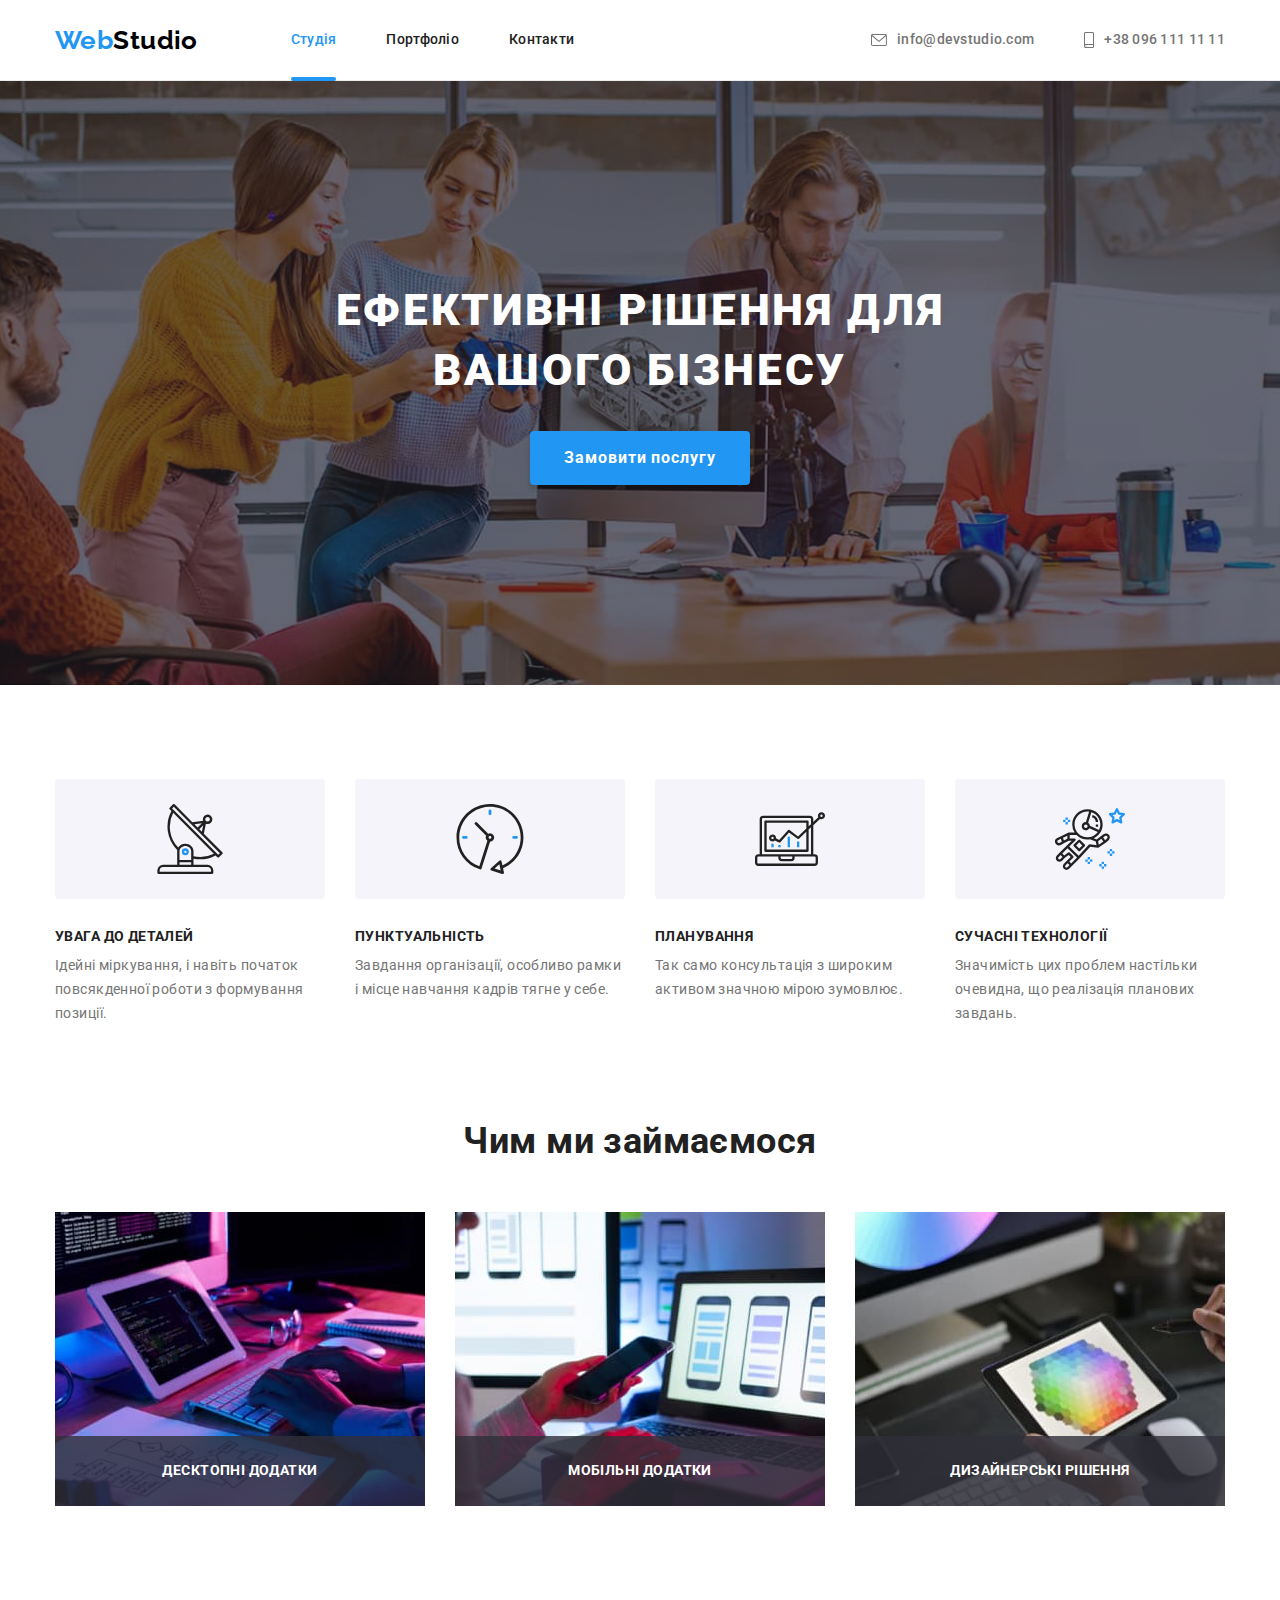
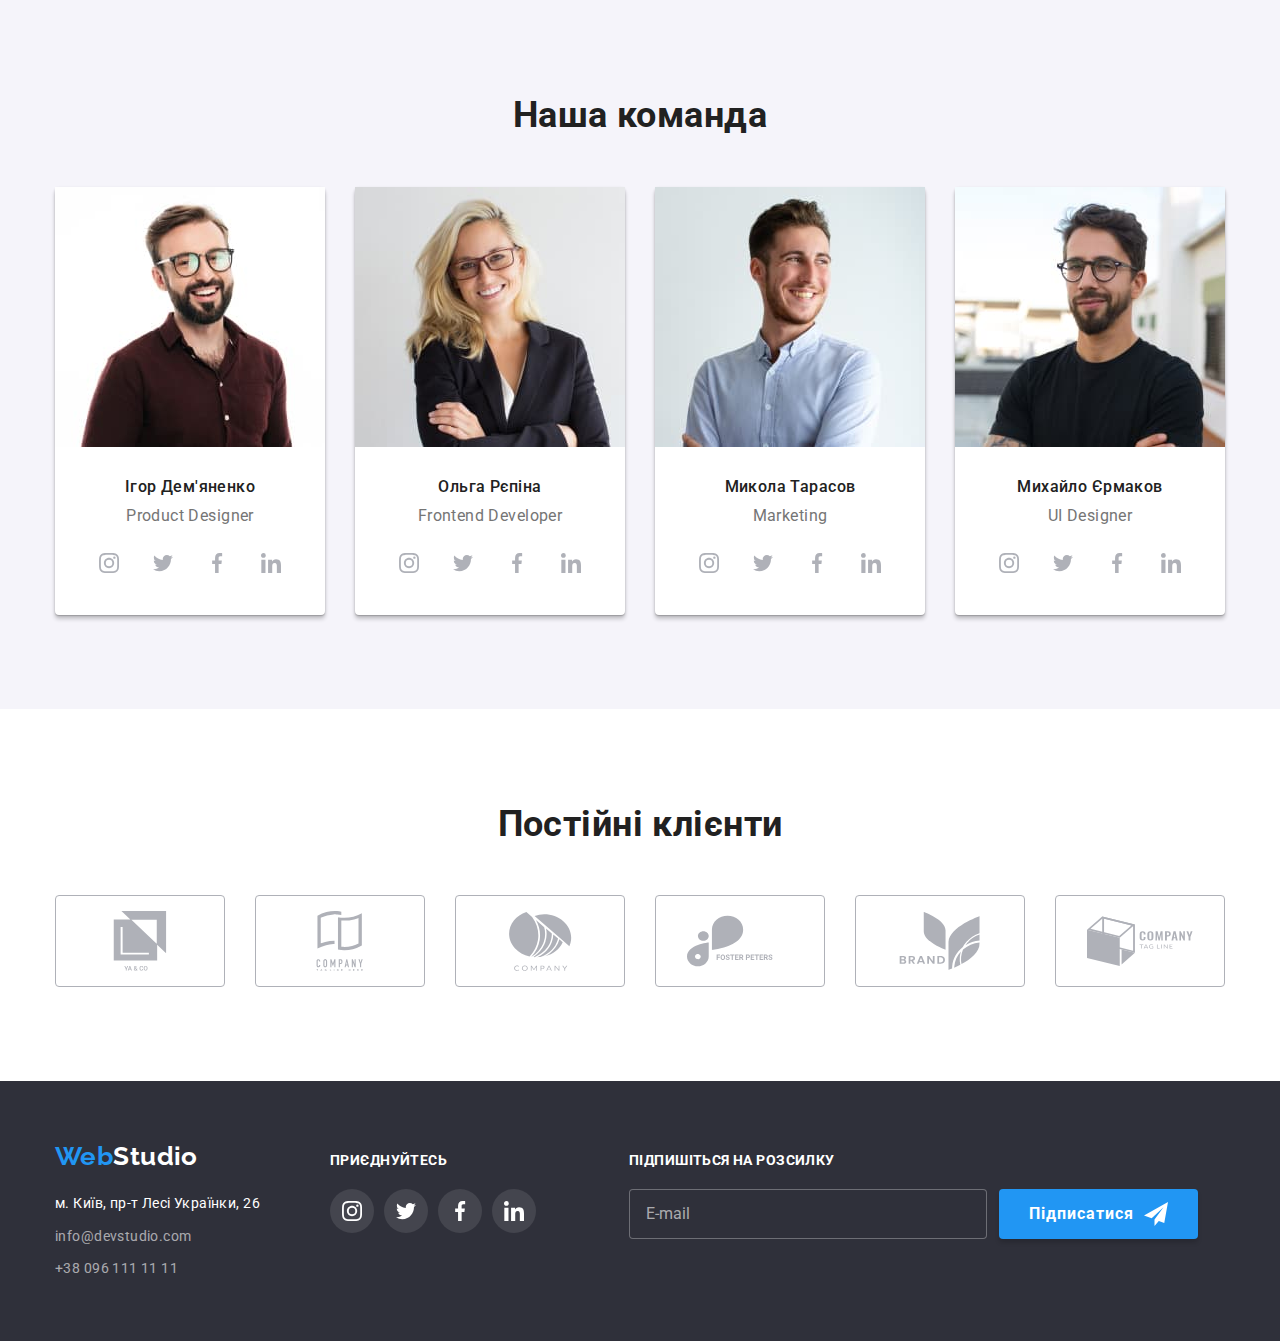
<file: index.html>
<!DOCTYPE html>
<html lang="uk">
  <head>
    <meta charset="UTF-8" />
    <meta http-equiv="X-UA-Compatible" content="IE=edge" />
    <meta name="viewport" content="width=device-width, initial-scale=1.0" />
    <title>Студія</title>
    <link
      href="https://fonts.googleapis.com/css2?family=Raleway:wght@700&family=Roboto:wght@400;500;700;900&display=swap"
      rel="stylesheet"
    />
    <link rel="stylesheet" href="./css/modern-normalize.css" />
    <link rel="stylesheet" href="./css/styles.css" />
  </head>
  <body>
    <header class="head-list">
      <div class="container main-nav">
        <nav class="head-nav">
          <a href="index.html" class="logo">
            Web<span class="accent-head">Studio</span>
          </a>

          <ul class="site-nav">
            <li class="item">
              <a href="index.html" class="link current">Студія</a>
            </li>
            <li class="item">
              <a href="portfolio.html" class="link">Портфоліо</a>
            </li>
            <li class="item"><a href="#" class="link">Контакти</a></li>
          </ul>
        </nav>
        <ul class="contact">
          <li class="item">
            <a href="mailto:info@devstudio.com" class="link contact-link">
              <svg class="contact-icon email" width="16" height="12">
                <use href="./images/icons.svg#email"></use>
              </svg>
              <span>info@devstudio.com</span>
            </a>
          </li>
          <li class="item">
            <a href="tel:+380961111111" class="link contact-link">
              <svg class="contact-icon smartphone" width="10" height="16">
                <use href="./images/icons.svg#smartphone"></use>
              </svg>
              <span>+38 096 111 11 11 </span>
            </a>
          </li>
        </ul>
      </div>
    </header>

    <main>
      <!--Шапка-->

      <section class="hero">
        <div class="container">
          <h1 class="hero-title">Ефективні рішення для вашого бізнесу</h1>
          <button type="button" class="button" data-modal-open>
            Замовити послугу
          </button>
        </div>
      </section>

      <!--Особливості-->

      <section class="feature">
        <div class="container">
          <h2 class="visually-hidden">Наші особливості</h2>
          <ul class="feature-list">
            <li class="item">
              <div class="thumb">
                <svg class="icon" width="70" height="70">
                  <use href="./images/icons.svg#antenna"></use>
                </svg>
              </div>
              <h3 class="feature-title">УВАГА ДО ДЕТАЛЕЙ</h3>
              <p class="text">
                Ідейні міркування, і навіть початок повсякденної роботи з
                формування позиції.
              </p>
            </li>
            <li class="item">
              <div class="thumb">
                <svg class="icon" width="70" height="70">
                  <use href="./images/icons.svg#clock"></use>
                </svg>
              </div>
              <h3 class="feature-title">ПУНКТУАЛЬНІСТЬ</h3>
              <p class="text">
                Завдання організації, особливо рамки і місце навчання кадрів
                тягне у себе.
              </p>
            </li>
            <li class="item">
              <div class="thumb">
                <svg class="icon" width="70" height="70">
                  <use href="./images/icons.svg#diagram"></use>
                </svg>
              </div>
              <h3 class="feature-title">ПЛАНУВАННЯ</h3>
              <p class="text">
                Так само консультація з широким активом значною мірою зумовлює.
              </p>
            </li>
            <li class="item">
              <div class="thumb">
                <svg class="icon" width="70" height="70">
                  <use href="./images/icons.svg#astronaut"></use>
                </svg>
              </div>
              <h3 class="feature-title">СУЧАСНІ ТЕХНОЛОГІЇ</h3>
              <p class="text">
                Значимість цих проблем настільки очевидна, що реалізація
                планових завдань.
              </p>
            </li>
          </ul>
        </div>
      </section>

      <!--Чим ми займаємося-->

      <section class="work">
        <div class="container">
          <h2 class="section-title">Чим ми займаємося</h2>
          <ul class="work-list">
            <li class="item">
              <div class="img-container">
                <img
                  src="./images/1.jpg"
                  alt="Людина працює за комп'ютером"
                  width="370"
                />
                <p class="feature-title work-text">Десктопні додатки</p>
              </div>
            </li>
            <li class="item">
              <div class="img-container">
                <img
                  src="./images/2.jpg"
                  alt="Людтна працює за ноутбуком"
                  width="370"
                />
                <p class="feature-title work-text">Мобільні додатки</p>
              </div>
            </li>
            <li class="item">
              <div class="img-container">
                <img
                  src="./images/3.jpg"
                  alt="Людина працює за планшетом"
                  width="370"
                />
                <p class="feature-title work-text">Дизайнерські рішення</p>
              </div>
            </li>
          </ul>
        </div>
      </section>

      <!--Наша команда-->

      <section class="team">
        <div class="container">
          <h2 class="section-title">Наша команда</h2>
          <ul class="team-list">
            <li class="item">
              <img src="./images/p1.jpg" alt="Ігор Дем'яненко" width="270" />
              <div class="team-text">
                <h3 class="title">Ігор Дем'яненко</h3>
                <p class="text">Product Designer</p>
                <ul class="social-links">
                  <li class="social-item">
                    <a href="" class="social-circle">
                      <svg class="social-icon" width="20" height="20">
                        <use href="./images/icons.svg#instagram"></use>
                      </svg>
                    </a>
                  </li>
                  <li class="social-items">
                    <a href="" class="social-circle">
                      <svg class="social-icon" width="20" height="20">
                        <use href="./images/icons.svg#twitter"></use>
                      </svg>
                    </a>
                  </li>
                  <li class="social-items">
                    <a href="" class="social-circle">
                      <svg class="social-icon" width="20" height="20">
                        <use href="./images/icons.svg#facebook"></use>
                      </svg>
                    </a>
                  </li>
                  <li class="social-items">
                    <a href="" class="social-circle">
                      <svg class="social-icon" width="20" height="20">
                        <use href="./images/icons.svg#linkedin"></use>
                      </svg>
                    </a>
                  </li>
                </ul>
              </div>
            </li>
            <li class="item">
              <img src="./images/p2.jpg" alt="Ольга Рєпіна" width="270" />
              <div class="team-text">
                <h3 class="title">Ольга Рєпіна</h3>
                <p class="text">Frontend Developer</p>
                <ul class="social-links">
                  <li class="social-item">
                    <a href="" class="social-circle">
                      <svg class="social-icon" width="20" height="20">
                        <use href="./images/icons.svg#instagram"></use>
                      </svg>
                    </a>
                  </li>
                  <li class="social-items">
                    <a href="" class="social-circle">
                      <svg class="social-icon" width="20" height="20">
                        <use href="./images/icons.svg#twitter"></use>
                      </svg>
                    </a>
                  </li>
                  <li class="social-items">
                    <a href="" class="social-circle">
                      <svg class="social-icon" width="20" height="20">
                        <use href="./images/icons.svg#facebook"></use>
                      </svg>
                    </a>
                  </li>
                  <li class="social-items">
                    <a href="" class="social-circle">
                      <svg class="social-icon" width="20" height="20">
                        <use href="./images/icons.svg#linkedin"></use>
                      </svg>
                    </a>
                  </li>
                </ul>
              </div>
            </li>
            <li class="item">
              <img src="./images/p3.jpg" alt="Микола Тарасов" width="270" />
              <div class="team-text">
                <h3 class="title">Микола Тарасов</h3>
                <p class="text">Marketing</p>
                <ul class="social-links">
                  <li class="social-item">
                    <a href="" class="social-circle">
                      <svg class="social-icon" width="20" height="20">
                        <use href="./images/icons.svg#instagram"></use>
                      </svg>
                    </a>
                  </li>
                  <li class="social-items">
                    <a href="" class="social-circle">
                      <svg class="social-icon" width="20" height="20">
                        <use href="./images/icons.svg#twitter"></use>
                      </svg>
                    </a>
                  </li>
                  <li class="social-items">
                    <a href="" class="social-circle">
                      <svg class="social-icon" width="20" height="20">
                        <use href="./images/icons.svg#facebook"></use>
                      </svg>
                    </a>
                  </li>
                  <li class="social-items">
                    <a href="" class="social-circle">
                      <svg class="social-icon" width="20" height="20">
                        <use href="./images/icons.svg#linkedin"></use>
                      </svg>
                    </a>
                  </li>
                </ul>
              </div>
            </li>
            <li class="item">
              <img src="./images/p4.jpg" alt="Михайло Єрмаков" width="270" />
              <div class="team-text">
                <h3 class="title">Михайло Єрмаков</h3>
                <p class="text">UI Designer</p>
                <ul class="social-links">
                  <li class="social-item">
                    <a href="" class="social-circle">
                      <svg class="social-icon" width="20" height="20">
                        <use href="./images/icons.svg#instagram"></use>
                      </svg>
                    </a>
                  </li>
                  <li class="social-items">
                    <a href="" class="social-circle">
                      <svg class="social-icon" width="20" height="20">
                        <use href="./images/icons.svg#twitter"></use>
                      </svg>
                    </a>
                  </li>
                  <li class="social-items">
                    <a href="" class="social-circle">
                      <svg class="social-icon" width="20" height="20">
                        <use href="./images/icons.svg#facebook"></use>
                      </svg>
                    </a>
                  </li>
                  <li class="social-items">
                    <a href="" class="social-circle">
                      <svg class="social-icon" width="20" height="20">
                        <use href="./images/icons.svg#linkedin"></use>
                      </svg>
                    </a>
                  </li>
                </ul>
              </div>
            </li>
          </ul>
        </div>
      </section>

      <section class="clients">
        <div class="container">
          <h2 class="section-title">Постійні клієнти</h2>
          <ul class="client-list">
            <li class="client-item">
              <a href="" class="client-link">
                <svg class="client-icon">
                  <use href="./images/icons.svg#client1"></use>
                </svg>
              </a>
            </li>
            <li class="client-item">
              <a href="" class="client-link">
                <svg class="client-icon">
                  <use href="./images/icons.svg#client2"></use>
                </svg>
              </a>
            </li>
            <li class="client-item">
              <a href="" class="client-link">
                <svg class="client-icon">
                  <use href="./images/icons.svg#client3"></use>
                </svg>
              </a>
            </li>
            <li class="client-item">
              <a href="" class="client-link">
                <svg class="client-icon">
                  <use href="./images/icons.svg#client4"></use>
                </svg>
              </a>
            </li>
            <li class="client-item">
              <a href="" class="client-link">
                <svg class="client-icon">
                  <use href="./images/icons.svg#client5"></use>
                </svg>
              </a>
            </li>
            <li class="client-item">
              <a href="" class="client-link">
                <svg class="client-icon">
                  <use href="./images/icons.svg#client6"></use>
                </svg>
              </a>
            </li>
          </ul>
        </div>
      </section>
    </main>

    <footer class="page-foot">
      <div class="container">
        <div class="footer-content">
          <div class="adress-block">
            <a href="./index.html" class="logo-foot">
              <p>Web<span class="accent-foot">Studio</span></p>
            </a>
            <address>
              <ul class="contact-foot">
                <li class="item">
                  <a
                    href="https://goo.gl/maps/CPtrU1FHBa2aNyZL9"
                    target="_blank"
                    rel="noopener noreferrer nofollow"
                    class="map"
                    >м. Київ, пр-т Лесі Українки, 26</a
                  >
                </li>
                <li class="item">
                  <a href="mailto:info@devstudio.com" class="link"
                    >info@devstudio.com</a
                  >
                </li>
                <li class="item">
                  <a href="tel:+380961111111" class="link">+38 096 111 11 11</a>
                </li>
              </ul>
            </address>
          </div>

          <div class="social-foot">
            <p class="foot-title">ПРИЄДНУЙТЕСЬ</p>
            <ul class="social-links social-list">
              <li class="social-items">
                <a href="" class="social-circle foot-circle">
                  <svg class="foot-icon" width="20" height="20">
                    <use href="./images/icons.svg#instagram"></use>
                  </svg>
                </a>
              </li>
              <li class="social-items">
                <a href="" class="social-circle foot-circle">
                  <svg class="foot-icon" width="20" height="20">
                    <use href="./images/icons.svg#twitter"></use>
                  </svg>
                </a>
              </li>
              <li class="social-items">
                <a href="" class="social-circle foot-circle">
                  <svg class="foot-icon" width="20" height="20">
                    <use href="./images/icons.svg#facebook"></use>
                  </svg>
                </a>
              </li>
              <li class="social-items">
                <a href="" class="social-circle foot-circle">
                  <svg class="social-icon foot-icon" width="20" height="20">
                    <use href="./images/icons.svg#linkedin"></use>
                  </svg>
                </a>
              </li>
            </ul>
          </div>

          <div class="footer-form-container">
            <p class="foot-title">ПІДПИШІТЬСЯ НА РОЗСИЛКУ</p>
            <form class="footer-form">
              <label for="mail" class="footer-label"></label>
              <input
                class="footer-input"
                type="email"
                name="mail"
                id="mail"
                placeholder="E-mail"
                required
              />
              <button class="button-footer" type="submit">
                Підписатися<svg class="footer-icon" width="24" height="24">
                  <use href="./images/icons.svg#send-icon"></use>
                </svg>
              </button>
            </form>
          </div>
        </div>
      </div>
    </footer>

    <div class="backdrop is-hidden" data-modal>
      <div class="modal">
        <button type="button" class="modal-close-button" data-modal-close>
          <svg class="close-icon" width="18px" height="18px">
            <use href="./images/icons.svg#close-icon"></use>
          </svg>
        </button>

        <form class="form">
          <p class="form-title">Залиште свої дані, ми вам передзвонимо</p>

          <label for="input-name" class="label"> Ім'я </label>
          <div class="input-wrapper">
            <input
              type="text"
              name="name"
              id="input-name"
              class="input input-field"
              required
            />
            <svg class="input-icon" width="18" height="18">
              <use href="./images/icons.svg#person-icon"></use>
            </svg>
          </div>
          <label for="input-tel" class="label"> Телефон </label>
          <div class="input-wrapper">
            <input
              type="tel"
              name="phone"
              id="input-tel"
              class="input input-field"
              required
            />
            <svg class="input-icon" width="18" height="18">
              <use href="./images/icons.svg#phone-icon"></use>
            </svg>
          </div>
          <label for="input-email" class="label"> Пошта </label>
          <div class="input-wrapper">
            <input
              type="email"
              name="email"
              id="input-email"
              class="input input-field"
              required
            />
            <svg class="input-icon" width="18" height="18">
              <use href="./images/icons.svg#email-icon"></use>
            </svg>
          </div>
          <label for="input-message" class="label"> Коментар </label>
          <textarea
            name="message"
            id="input-message"
            class="input message-area"
            placeholder="Введіть текст"
          ></textarea>

          <input class="checkbox" type="checkbox" name="policy" id="policy" />
          <label class="checkbox-label" for="policy">
            <span class="check-wrap">
              <svg class="check-icon" width="11" height="8">
                <use href="./images/icons.svg#check-icon"></use>
              </svg>
            </span>
            <span class="check-text">
              Погоджуюся з розсилкою та приймаю
              <a href="#" class="check-link">Умови договору</a>
            </span>
          </label>

          <button class="button form-button" type="submit">Відправити</button>
        </form>
      </div>
    </div>

    <script src="./js/modal.js"></script>
  </body>
</html>
</file>
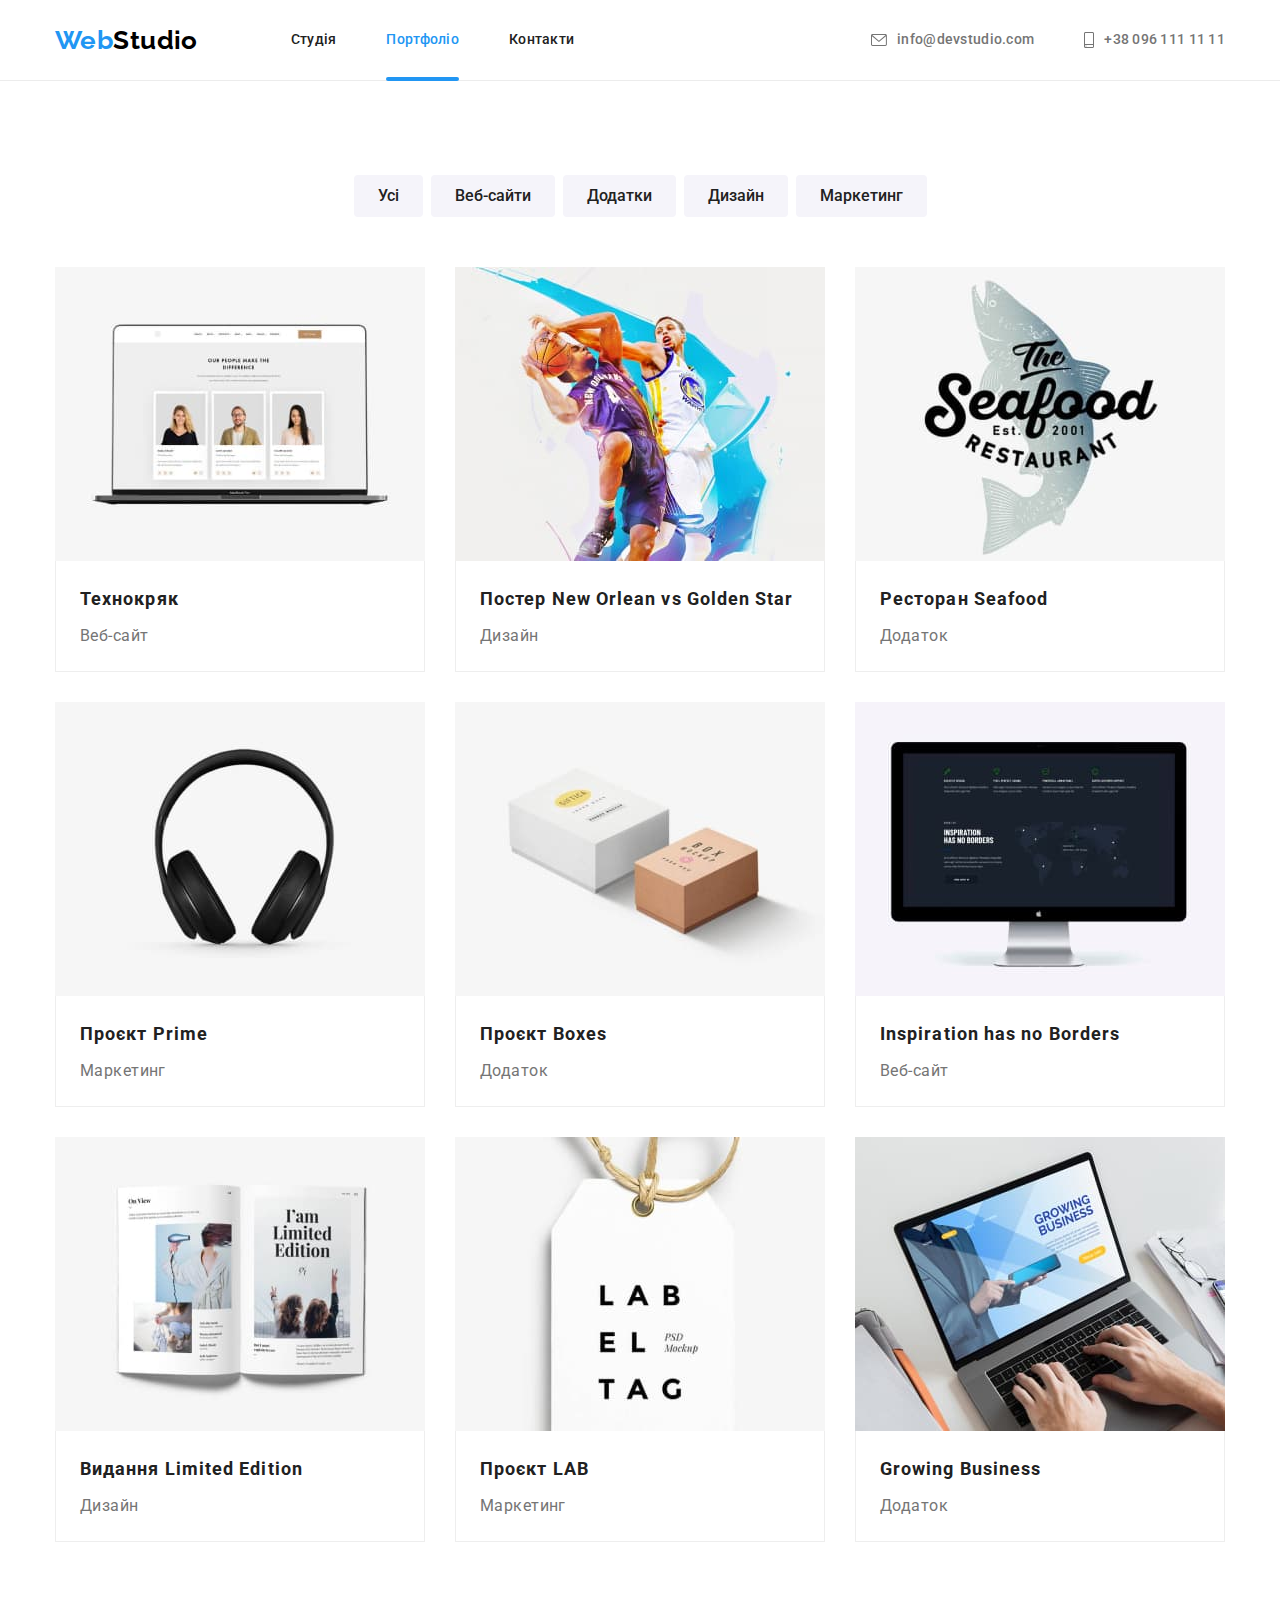
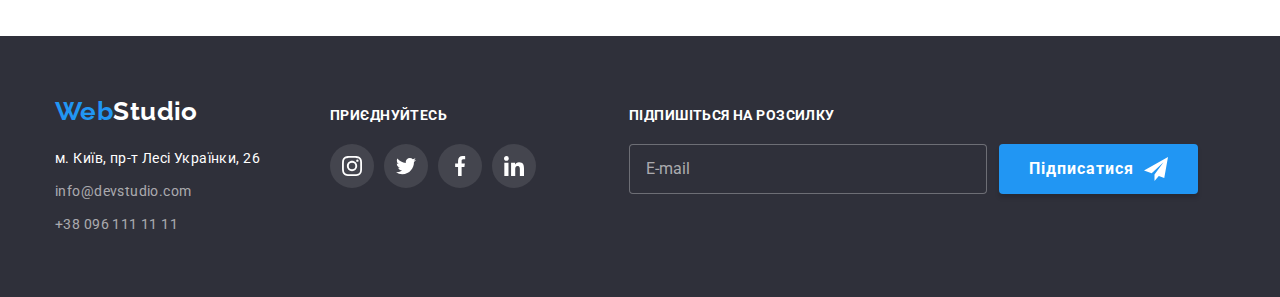
<file: portfolio.html>
<!DOCTYPE html>
<html lang="uk">
  <head>
    <meta charset="UTF-8" />
    <meta http-equiv="X-UA-Compatible" content="IE=edge" />
    <meta name="viewport" content="width=device-width, initial-scale=1.0" />
    <title>Портфоліо</title>
    <link
      href="https://fonts.googleapis.com/css2?family=Raleway:wght@700&family=Roboto:wght@400;500;700;900&display=swap"
      rel="stylesheet"
    />
    <link rel="stylesheet" href="./css/modern-normalize.css" />
    <link rel="stylesheet" href="./css/styles.css" />
  </head>
  <body>
    <header class="head-list">
      <div class="container main-nav">
        <nav class="head-nav">
          <a href="index.html" class="logo">
            Web<span class="accent-head">Studio</span>
          </a>

          <ul class="site-nav">
            <li class="item">
              <a href="index.html" class="link">Студія</a>
            </li>
            <li class="item">
              <a href="portfolio.html" class="link current">Портфоліо</a>
            </li>
            <li class="item"><a href="#" class="link">Контакти</a></li>
          </ul>
        </nav>
        <ul class="contact">
          <li class="item">
            <a href="mailto:info@devstudio.com" class="link contact-link">
              <svg class="contact-icon email" width="16" height="12">
                <use href="./images/icons.svg#email"></use>
              </svg>
              <span>info@devstudio.com</span>
            </a>
          </li>
          <li class="item">
            <a href="tel:+380961111111" class="link contact-link">
              <svg class="contact-icon smartphone" width="10" height="16">
                <use href="./images/icons.svg#smartphone"></use>
              </svg>
              <span>+38 096 111 11 11 </span>
            </a>
          </li>
        </ul>
      </div>
    </header>

    <main>
      <section class="portfolio">
        <div class="container">
          <h1 class="visually-hidden">portfolio</h1>
          <ul class="filters">
            <li class="item">
              <button type="button" class="button-filters">Усі</button>
            </li>
            <li class="item">
              <button type="button" class="button-filters">Веб-сайти</button>
            </li>
            <li class="item">
              <button type="button" class="button-filters">Додатки</button>
            </li>
            <li class="item">
              <button type="button" class="button-filters">Дизайн</button>
            </li>
            <li class="item">
              <button type="button" class="button-filters">Маркетинг</button>
            </li>
          </ul>

          <ul class="card">
            <li class="item">
              <a href="#" class="card-link">
                <div class="card-container">
                  <img src="./images/po1.jpg" alt="Ноутбук" width="370" />
                  <p class="overlay text">
                    Ресурс пропонує комплексні пропозиції з різним рівнем
                    функціоналу та сервісів. Все це дозволить відвідувачу
                    отримати вичерпні відомості про компанію чи приватну особу.
                  </p>
                </div>
                <div class="card-text">
                  <h2 class="card-title">Технокряк</h2>
                  <p class="text">Веб-сайт</p>
                </div>
              </a>
            </li>
            <li class="item">
              <a href="#" class="card-link">
                <div class="card-container">
                  <img src="./images/po2.jpg" alt="Баскетболісти" width="370" />
                  <p class="overlay text">
                    Ресурс пропонує комплексні пропозиції з різним рівнем
                    функціоналу та сервісів. Все це дозволить відвідувачу
                    отримати вичерпні відомості про компанію чи приватну особу.
                  </p>
                </div>
                <div class="card-text">
                  <h2 class="card-title">Постер New Orlean vs Golden Star</h2>
                  <p class="text">Дизайн</p>
                </div>
              </a>
            </li>
            <li class="item">
              <a href="#" class="card-link">
                <div class="card-container">
                  <img
                    src="./images/po3.jpg"
                    alt="Ємблема ресторану"
                    width="370"
                  />
                  <p class="overlay text">
                    Ресурс пропонує комплексні пропозиції з різним рівнем
                    функціоналу та сервісів. Все це дозволить відвідувачу
                    отримати вичерпні відомості про компанію чи приватну особу.
                  </p>
                </div>
                <div class="card-text">
                  <h2 class="card-title">Ресторан Seafood</h2>
                  <p class="text">Додаток</p>
                </div>
              </a>
            </li>
            <li class="item">
              <a href="#" class="card-link">
                <div class="card-container">
                  <img src="./images/po4.jpg" alt="Навушники" width="370" />
                  <p class="overlay text">
                    Ресурс пропонує комплексні пропозиції з різним рівнем
                    функціоналу та сервісів. Все це дозволить відвідувачу
                    отримати вичерпні відомості про компанію чи приватну особу.
                  </p>
                </div>
                <div class="card-text">
                  <h2 class="card-title">Проєкт Prime</h2>
                  <p class="text">Маркетинг</p>
                </div>
              </a>
            </li>
            <li class="item">
              <a href="#" class="card-link">
                <div class="card-container">
                  <img src="./images/po5.jpg" alt="Коробки" width="370" />
                  <p class="overlay text">
                    Ресурс пропонує комплексні пропозиції з різним рівнем
                    функціоналу та сервісів. Все це дозволить відвідувачу
                    отримати вичерпні відомості про компанію чи приватну особу.
                  </p>
                </div>
                <div class="card-text">
                  <h2 class="card-title">Проєкт Boxes</h2>
                  <p class="text">Додаток</p>
                </div>
              </a>
            </li>
            <li class="item">
              <a href="#" class="card-link">
                <div class="card-container">
                  <img src="./images/po6.jpg" alt="Монітор" width="370" />
                  <p class="overlay text">
                    Ресурс пропонує комплексні пропозиції з різним рівнем
                    функціоналу та сервісів. Все це дозволить відвідувачу
                    отримати вичерпні відомості про компанію чи приватну особу.
                  </p>
                </div>
                <div class="card-text">
                  <h2 class="card-title">Inspiration has no Borders</h2>
                  <p class="text">Веб-сайт</p>
                </div>
              </a>
            </li>
            <li class="item">
              <a href="#" class="card-link">
                <div class="card-container">
                  <img src="./images/po7.jpg" alt="Книга" width="370" />
                  <p class="overlay text">
                    Ресурс пропонує комплексні пропозиції з різним рівнем
                    функціоналу та сервісів. Все це дозволить відвідувачу
                    отримати вичерпні відомості про компанію чи приватну особу.
                  </p>
                </div>
                <div class="card-text">
                  <h2 class="card-title">Видання Limited Edition</h2>
                  <p class="text">Дизайн</p>
                </div>
              </a>
            </li>
            <li class="item">
              <a href="#" class="card-link">
                <div class="card-container">
                  <img src="./images/po8.jpg" alt="Значок" width="370" />
                  <p class="overlay text">
                    Ресурс пропонує комплексні пропозиції з різним рівнем
                    функціоналу та сервісів. Все це дозволить відвідувачу
                    отримати вичерпні відомості про компанію чи приватну особу.
                  </p>
                </div>
                <div class="card-text">
                  <h2 class="card-title">Проєкт LAB</h2>
                  <p class="text">Маркетинг</p>
                </div>
              </a>
            </li>
            <li class="item">
              <a href="#" class="card-link">
                <div class="card-container">
                  <img src="./images/po9.jpg" alt="Ноутбук" width="370" />
                  <p class="overlay text">
                    Ресурс пропонує комплексні пропозиції з різним рівнем
                    функціоналу та сервісів. Все це дозволить відвідувачу
                    отримати вичерпні відомості про компанію чи приватну особу.
                  </p>
                </div>
                <div class="card-text">
                  <h2 class="card-title">Growing Business</h2>
                  <p class="text">Додаток</p>
                </div>
              </a>
            </li>
          </ul>
        </div>
      </section>
    </main>

    <footer class="page-foot">
      <div class="container">
        <div class="footer-content">
          <div class="adress-block">
            <a href="./index.html" class="logo-foot">
              <p>Web<span class="accent-foot">Studio</span></p>
            </a>
            <address>
              <ul class="contact-foot">
                <li class="item">
                  <a
                    href="https://goo.gl/maps/CPtrU1FHBa2aNyZL9"
                    target="_blank"
                    rel="noopener noreferrer nofollow"
                    class="map"
                    >м. Київ, пр-т Лесі Українки, 26</a
                  >
                </li>
                <li class="item">
                  <a href="mailto:info@devstudio.com" class="link"
                    >info@devstudio.com</a
                  >
                </li>
                <li class="item">
                  <a href="tel:+380961111111" class="link">+38 096 111 11 11</a>
                </li>
              </ul>
            </address>
          </div>

          <div class="social-foot">
            <p class="foot-title">ПРИЄДНУЙТЕСЬ</p>
            <ul class="social-links social-list">
              <li class="social-items">
                <a href="" class="social-circle foot-circle">
                  <svg class="social-icon foot-icon" width="20" height="20">
                    <use href="./images/icons.svg#instagram"></use>
                  </svg>
                </a>
              </li>
              <li class="social-items">
                <a href="" class="social-circle foot-circle">
                  <svg class="social-icon foot-icon" width="20" height="20">
                    <use href="./images/icons.svg#twitter"></use>
                  </svg>
                </a>
              </li>
              <li class="social-items">
                <a href="" class="social-circle foot-circle">
                  <svg class="social-icon foot-icon" width="20" height="20">
                    <use href="./images/icons.svg#facebook"></use>
                  </svg>
                </a>
              </li>
              <li class="social-items">
                <a href="" class="social-circle foot-circle">
                  <svg class="social-icon foot-icon" width="20" height="20">
                    <use href="./images/icons.svg#linkedin"></use>
                  </svg>
                </a>
              </li>
            </ul>
          </div>
          <div class="footer-form-container">
            <p class="foot-title">ПІДПИШІТЬСЯ НА РОЗСИЛКУ</p>
            <form class="footer-form">
              <label for="mail" class="footer-label"></label>
              <input
                class="footer-input"
                type="email"
                name="mail"
                id="mail"
                placeholder="E-mail"
                required
              />
              <button class="button-footer" type="submit">
                Підписатися<svg class="footer-icon" width="24" height="24">
                  <use href="./images/icons.svg#send-icon"></use>
                </svg>
              </button>
            </form>
          </div>
        </div>
      </div>
    </footer>
  </body>
</html>
</file>
<file: css/styles.css>
:root {
    --main-color: #757575;
    --accent-color: #2196F3;
    --title-text-color: #212121;
    --white-color: #FFFFFF;

}

body{
    background-color: var(--white-color);
    color: var(--main-color);
    font-family: Roboto, sans-serif;
    letter-spacing: 0.03em;
    font-size: 14px;
}

/* Nav */

h1,
h2,
h3 {
    text-align: center;
    margin: 0;
}

ul {
    margin: 0;
    padding: 0;
    list-style: none;
}

p {
    margin: 0;
    padding: 0;
}

img{
    display: block;
}

.main-nav{
    display: flex;
    align-items: center;
}

.container {
    width: 1200px;
    margin: auto;
    padding-left: 15px;
    padding-right: 15px;
}

 .head-list {
     border-bottom: 1px solid #ECECEC;
 }

.logo,
.logo-foot{
    color: var(--accent-color);
    font-family: Raleway, sans-serif;
    font-weight: 700;
    font-size: 26px;
    line-height: 1.19;
    text-decoration-line: none;
}

.head-nav{
    display: flex;
    align-items: center;
}

.accent-head{
    color: #000000;
}

.site-nav{
    display: flex;
    margin-left: 93px;
}

.site-nav .item + .item {
    margin-left: 50px;
}   

.site-nav .link,
.contact .link{
    font-weight: 500;
    line-height: 1.14;
    letter-spacing: 0.02em;
    text-decoration-line: none; 
    transition-property: color;
    transition-duration: 250ms;
    transition-timing-function: cubic-bezier(0.4, 0, 0.2, 1);
}

.site-nav .link{
    position: relative;
    display: block;
    padding-top: 32px;
    padding-bottom: 32px;
    color: var(--title-text-color);
}

.site-nav .link::after{
    content: "";
    position: absolute;
    left: 0;
    bottom: -1px;
    display: block;
    width: 100%;
    height: 4px;
    background-color: var(--accent-color);
    border-radius: 2px;
    opacity: 0;
}

.site-nav .link.current::after{
    opacity: 1; 
}

.site-nav .link:hover,
.site-nav .link:focus,
.contact .link:hover,
.contact .link:focus,
.contact-foot .link:hover,
.contact-foot .link:focus{
    color: var(--accent-color);
}

.site-nav .link.current{
    color: var(--accent-color);
}

.contact{
    display: flex;
    margin-left: auto;
}

.contact .item + .item {
    margin-left: 50px;
}

.contact .link{
    color: var(--main-color);
}

.contact-icon {
    fill: var(--main-color);
    transition-property: fill;
    transition-duration: 250ms;
    transition-timing-function: cubic-bezier(0.4, 0, 0.2, 1);
}

.contact-link{
    display: flex;
    gap: 10px;
    align-items: center;
}

.contact-link:hover .contact-icon,
.contact-link:focus .contact-icon{
    fill: var(--accent-color);  
}

/* Hero */

.hero{
    padding-top: 200px;
    padding-bottom: 200px;
    background-color: #2F303A;;
    text-align: center;
    max-width: 1600px;
    margin-left: auto;
    margin-right: auto;
    background: linear-gradient(to right, rgba(47, 48, 58, 0.4), rgba(47, 48, 58, 0.4)), url(../images/hero.jpg);
    background-size: cover;
    background-repeat: no-repeat;
    background-position: center;
}

.hero-title{
    margin: 0 auto;
    width: 696px;
    color: var(--white-color);
    font-weight: 900;
    font-size: 44px;
    line-height: 1.36;
    letter-spacing: 0.06em;
    text-transform: uppercase;
}

button{
    font-family: inherit;
}

.button{
    border-radius: 4px;
    border-color: transparent;
    padding: 10px 32px;
    margin-top: 30px;
    background-color: var(--accent-color);
    color: var(--white-color);
    box-shadow: 0px 4px 4px rgba(0, 0, 0, 0.15);
    font-size: 16px;
    font-weight: 700;
    line-height: 1.87;    
    letter-spacing: 0.06em;
    cursor: pointer;
    /* min-width: 216px; */
}

.button:hover,
.button-footer:hover{
    background-color: #188CE8;
}

/* Features */

.visually-hidden{
    position: absolute;
    white-space: nowrap;
    width: 1px;
    height: 1px;
    overflow: hidden;
    border: 0;
    padding: 0;
    clip: rect(0 0 0 0);
    clip-path: inset(50%);
    margin: -1px;
}

.feature{
    padding-top: 94px;
    padding-bottom: 94px;
}

.feature-list{
    display: flex;
}

.thumb{
    display: flex;
    align-items: center;
    justify-content: center;    
    background: #F5F4FA;
    border-radius: 4px;
    margin-bottom: 30px;
    width: 270px;
    min-height: 120px;
    text-align: center;
}


.feature-list .item + .item{
    margin-left: 30px;
}

.feature-title{
    margin-bottom: 10px;
    color: var(--title-text-color);
    font-size: 14px;
    line-height: 1.14;
    text-transform: uppercase;
    text-align: left;
}

.feature .text{
    line-height: 1.71;
}

/* work */

.work{
    padding-bottom: 94px;
}

.work-list{
    display: flex;
}

.work-list .item + .item {
    margin-left: 30px;
}

.section-title{
    color: var(--title-text-color);
    font-size: 36px;
    line-height: 1.17;
    margin-bottom: 50px;
}

.img-container {
    position: relative;
}

.work-text{
    color: var(--white-color);
    font-weight: 700;
    position: absolute;
    bottom: 0;
    right: 0;
    margin: 0;
    width: 100%;
    height: 70px;
    background-color: rgba(47, 48, 58, 0.8);
    display: flex;
    justify-content: center;
    align-items: center;
    
}

/* Наша команда */

.team{
    background-color: #F5F4FA;
    padding-top: 94px;
    padding-bottom: 94px;
}

.team-list{
    display: flex;
}

.team-list .item + .item{
    margin-left: 30px;
}

.team-list .item{
    background-color: var(--white-color);
    border-radius: 4px;
    box-shadow: 0px 4px 4px 0px rgba(0, 0, 0, 0.2),
                0px 1px 1px 0px rgba(0, 0, 0, 0.14),
                0px 1px 3px 0px rgba(0, 0, 0, 0.12);
}

.team-list .title{
    color: var(--title-text-color);
    font-weight: 500;
    font-size: 16px;
    line-height: 1.19;
    margin-bottom: 10px;
}

.team-list .text{
    font-size: 16px;
    line-height: 1.19;
    text-align: center;
    margin-bottom: 16px;
}

.team-text{
    padding-top: 30px;
    padding-bottom: 30px;
}

.social-links{
    display: flex;
    align-items: center;
    justify-content: center;
    gap: 10px;   
}

.social-circle{
    display: flex;
    border-radius: 50%;
    width: 44px;
    height: 44px;
    align-items: center;
    justify-content: center;
    fill: #FFFFFF;
    transition-property: background;
    transition-duration: 250ms;
    transition-timing-function: cubic-bezier(0.4, 0, 0.2, 1);
}

.social-icon{
    fill: #AFB1B8;  
    transition-property: fill;
    transition-duration: 250ms;
    transition-timing-function: cubic-bezier(0.4, 0, 0.2, 1);
}

.social-circle:hover .social-icon,
.social-circle:focus .social-icon{
    fill: var(--white-color);
}

.social-circle:hover,
.social-circle:focus{
    background: var(--accent-color);
}

/* Clients */

.clients{
    padding-top: 94px;
    padding-bottom: 94px;
}

.client-list{
    display: flex;
    gap: 30px;
}

.client-link {
    display: flex;
    border: 1px solid #AFB1B8;
    width: 170px;
    height: 92px;
    border-radius: 4px;
    align-items: center;
    justify-content: center;
    transition-property: border-color;
    transition-duration: 250ms;
    transition-timing-function: cubic-bezier(0.4, 0, 0.2, 1);
}

.client-icon{
    fill: #AFB1B8;
    width: 106px;
    height: 60px;
    transition-property: fill;
    transition-duration: 250ms;
    transition-timing-function: cubic-bezier(0.4, 0, 0.2, 1);
}

.client-link:hover .client-icon,
.client-link:focus .client-icon{
    fill: var(--accent-color);
}

.client-link:hover,
.client-link:focus{
    border-color: var(--accent-color);
}

/* foot */

.page-foot {
    background-color: #2F303A;
    padding-top: 60px;
    padding-bottom: 60px;
}

.logo-foot .accent-foot{
    color: var(--white-color);
}

address{
    font-style: inherit;
}

.contact-foot{
    margin-top: 20px;
}

.contact-foot .link{
    color: rgba(255, 255, 255, 0.6);
    line-height: 1.71;
    text-decoration-line: none;
    transition-property: color;
    transition-duration: 250ms;
    transition-timing-function: cubic-bezier(0.4, 0, 0.2, 1);
}

.contact-foot .map{
    color: var(--white-color);
    line-height: 1.71;
    text-decoration-line: none;
    margin-top: 20px;
    margin-bottom: 9px;
}

.contact-foot .item + .item{
    margin-top: 9px;
}

.foot-title{
    margin-bottom: 20px;
    font-weight: 700;
    line-height: 1.14;
    color: var(--white-color);
    text-align: left; 
}

.foot-icon{
    fill: var(--white-color);
}

.foot-circle{
    background-color: #44454E;
}

.social-foot{   
    margin-left: 70px;
}

.footer-content{
    display: flex;
    align-items: baseline;  
}

.footer-form-container{
    margin-left: 93px;
}

.footer-form{
    display: flex;
    justify-content: center;
    align-items: center;
}

.footer-input{
    border: 1px solid rgba(255, 255, 255, 0.3);
    border-radius: 4px;
    width: 358px;
    height: 50px;
    background-color: #2F303A;
    padding: 15px 16px;
    color: var(--white-color);
}

.footer-input::placeholder{
    font-weight: 400;
    font-size: 16px;
    line-height: 20px;
    display: flex;
    align-items: center;
    color: rgba(255, 255, 255, 0.6);
}

.button-footer{
    background: var(--accent-color);
    box-shadow: 0px 4px 4px rgba(0, 0, 0, 0.15);
    border-radius: 4px;
    border-color: transparent;
    padding: 10px 28px;
    height: 50px;
    font-weight: 700;
    font-size: 16px;
    line-height: 1.87;
    display: flex;
    align-items: center;
    text-align: center;
    letter-spacing: 0.06em;
    color: var(--white-color);
    margin-left: 12px;
    cursor: pointer;
}

.footer-icon{
    margin-left: 10px;
}

/* Portfolio */

.filters{
    display: flex;
    align-items: center; 
    margin-bottom: 50px;
    justify-content: center;    
}

.filters .item + .item {
    margin-left: 8px;
}

.button-filters{
    padding: 6px 22px;
    border-color: transparent;
    background-color: #F5F4FA;
    color: var(--title-text-color);
    font-weight: 500;
    font-size: 16px;
    line-height: 1.63;
    text-align: center;
    cursor: pointer;
    border-radius: 4px;
    transition-property: color, background-color, box-shadow;
    transition-duration: 250ms;
    transition-timing-function: cubic-bezier(0.4, 0, 0.2, 1);
}

.button-filters:hover,
.button-filters:focus{
    background-color: var(--accent-color);
    color: var(--white-color);
    box-shadow: 4px 4px 6px 0px rgba(0, 0, 0, 0.16),
                0px 4px 4px 0px rgba(0, 0, 0, 0.06),
                0px 1px 1px 0px rgba(0, 0, 0, 0.12);
}

.card-title{
    color: var(--title-text-color);
    font-size: 18px;
    line-height: 2;
    letter-spacing: 0.06em;
    text-align: left;
    margin-bottom: 4px;
}

.card .text{
    font-size: 16px;
    line-height: 1.88;
}

.portfolio{
    padding-top: 94px;
    padding-bottom: 94px;
}

.card{
    display: flex;
    flex-wrap: wrap;
    justify-content: center;    
}

.card-text{
    padding: 20px 24px;
    border: 1px solid #EEEEEE;
    border-top: none;
    color: var(--main-color);
}

.card .item{
    margin-right: 30px;
    margin-bottom: 30px;
    transition-property: box-shadow;
    transition-duration: 250ms;
    transition-timing-function: cubic-bezier(0.4, 0, 0.2, 1);
}

.card-link{
    text-decoration-line: none;
}

.card .item:hover,
.card .item:focus{
    box-shadow: 1px 4px 6px 0px rgba(0, 0, 0, 0.16);
}

.card .item:nth-child(3n) {
    margin-right: 0;
}  

.card .item:nth-last-child(-n + 3){
    margin-bottom: 0;
}

.card-container{
    position: relative;
    overflow: hidden;
}

.card-container .text{
    font-weight: 400;
    font-size: 18px;
    line-height: 1.55;
    color: var(--white-color);
}

.overlay{
    padding-top: 63px;
    padding-bottom: 63px;
    padding-left: 24px;
    padding-right: 24px; 
    position: absolute;
    height: 100%;
    width: 100%; 
    background-color: rgba(33, 150, 243, 0.9);
    display: flex;
    align-items: center;    
    justify-content: center;
    left: 0;
    bottom: 0;
    transition-duration: 250ms;
    transition-property: transform;
    transition-timing-function: cubic-bezier(0.4, 0, 0.2, 1);
    transform: translateY(100%);
}

/* .item:hover .overlay{
    transform: translateY(0%);
} */

.card-link:hover .overlay,
.card-link:focus .overlay {    
    transform: translateY(0);
}

.is-hidden{
    visibility: hidden;
    opacity: 0;
    cursor: pointer;
}

.backdrop{
    position: fixed;
    left: 0;
    top: 0;
    width: 100%;
    min-height: 100vh;
    background-color: rgba(0, 0, 0, 0.2);
    z-index: 1; 
    transition-duration: 250ms;
    transition-timing-function: cubic-bezier(0.4, 0, 0.2, 1);
    transition-property: opacity, visibility;        
}

.modal{
    width: 528px;
    height: 581px;
    position: absolute;
    top: 0;
    right: 0;
    bottom: 0;
    left: 0;
    padding: 40px;
    margin: auto;
    background-color: var(--white-color);   
    box-shadow: 0 1px 3px rgba(0, 0, 0, 0.12), 0 1px 1px rgba(0, 0, 0, 0.14), 0 2px 1px rgba(0, 0, 0, 0.2); 
    border-radius: 4px;
}

.modal-close-button{
    position: absolute;
    display: flex;
    justify-content: center;
    align-items: center;
    top: 8px;
    right: 8px;
    width: 30px;
    height: 30px;
    background-color: var(--white-color);
    border: 1px solid rgba(0, 0, 0, 0.1);
    border-radius: 50px;
}

.modal-close-button:hover,
.modal-close-button:focus{
    fill: var(--accent-color);
    cursor: pointer;
}

.close-icon{
    transition: fill 250ms cubic-bezier(0.4, 0, 0.2, 1);
}

.form-title{
    margin-bottom: 12px;
    font-weight: 700;
    font-size: 20px;
    line-height: 1.15;
    text-align: center;
    color: var(--title-text-color);
}

.label{
    display: block;
    padding-bottom: 4px;
    font-weight: 400;
    font-size: 12px;
    line-height: 1.17;
    letter-spacing: 0.01em;
    color: var(--main-color);
}

.input-wrapper {
    position: relative;
    margin-bottom: 10px;
}

.input-icon {
    position: absolute;
    left: 12px;
    top: 50%;
    transform: translateY(-50%);
}

.input{
    border: 1px solid rgba(33, 33, 33, 0.2);
    border-radius: 4px;
    width: 100%;
    height: 40px;
    outline: none; 
    padding: 12px 16px; 
    font-weight: 400;
    font-size: 12px;
    line-height: 14px;
    letter-spacing: 0.01em;
    color: var(--title-text-color); 
    transition: border-color 250ms cubic-bezier(0.4, 0, 0.2, 1);
}

.input-icon{
    transition: fill 250ms cubic-bezier(0.4, 0, 0.2, 1);
}

.input:focus {
    border-color: var(--accent-color);
} 

.input:focus + .input-icon{
    fill: var(--accent-color);
}

.input-field{
    padding-left: 45px;
}

.input::placeholder{
    color: rgba(117, 117, 117, 0.5);;
}

.message-area{
    height: 120px;
    resize: none;
    margin-bottom: 20px;
}

.form-button{
    display: flex;
    margin: 0 auto;
}

.input-wrapper{
    position: relative;
    margin-bottom: 10px;
}

.input-icon{
   position: absolute;
   left: 12px;  
   top: 50%;
   transform: translateY(-50%);      
}

.check-text{
    font-weight: 400;
    line-height: 1.71;
}

.checkbox{
    opacity: 0;
    z-index: -1;
    position: absolute;
}

.check-wrap{
    position: relative;
    display: flex;
    justify-content: center;
    align-items: center;
    width: 16px;
    height: 15px;
    border-radius: 2px;
    border: 2px solid var(--title-text-color);
    margin-right: 7px;
    cursor: pointer;
    transition: border background-color 250ms cubic-bezier(0.4, 0, 0.2, 1);
}

.checkbox-label{
    display: flex;
    align-items: center;
    justify-content: center;
    gap: 7px;
    margin-bottom: 30px;
}

.check-icon{
    opacity: 0;   
}

.checkbox:checked + .checkbox-label .check-wrap{
    background-color: var(--accent-color);
    border: var(--accent-color);
}

.checkbox:checked + .checkbox-label .check-wrap .check-icon{
    opacity: 1;
}
.check-link{
    color: var(--accent-color);
}
</file>
